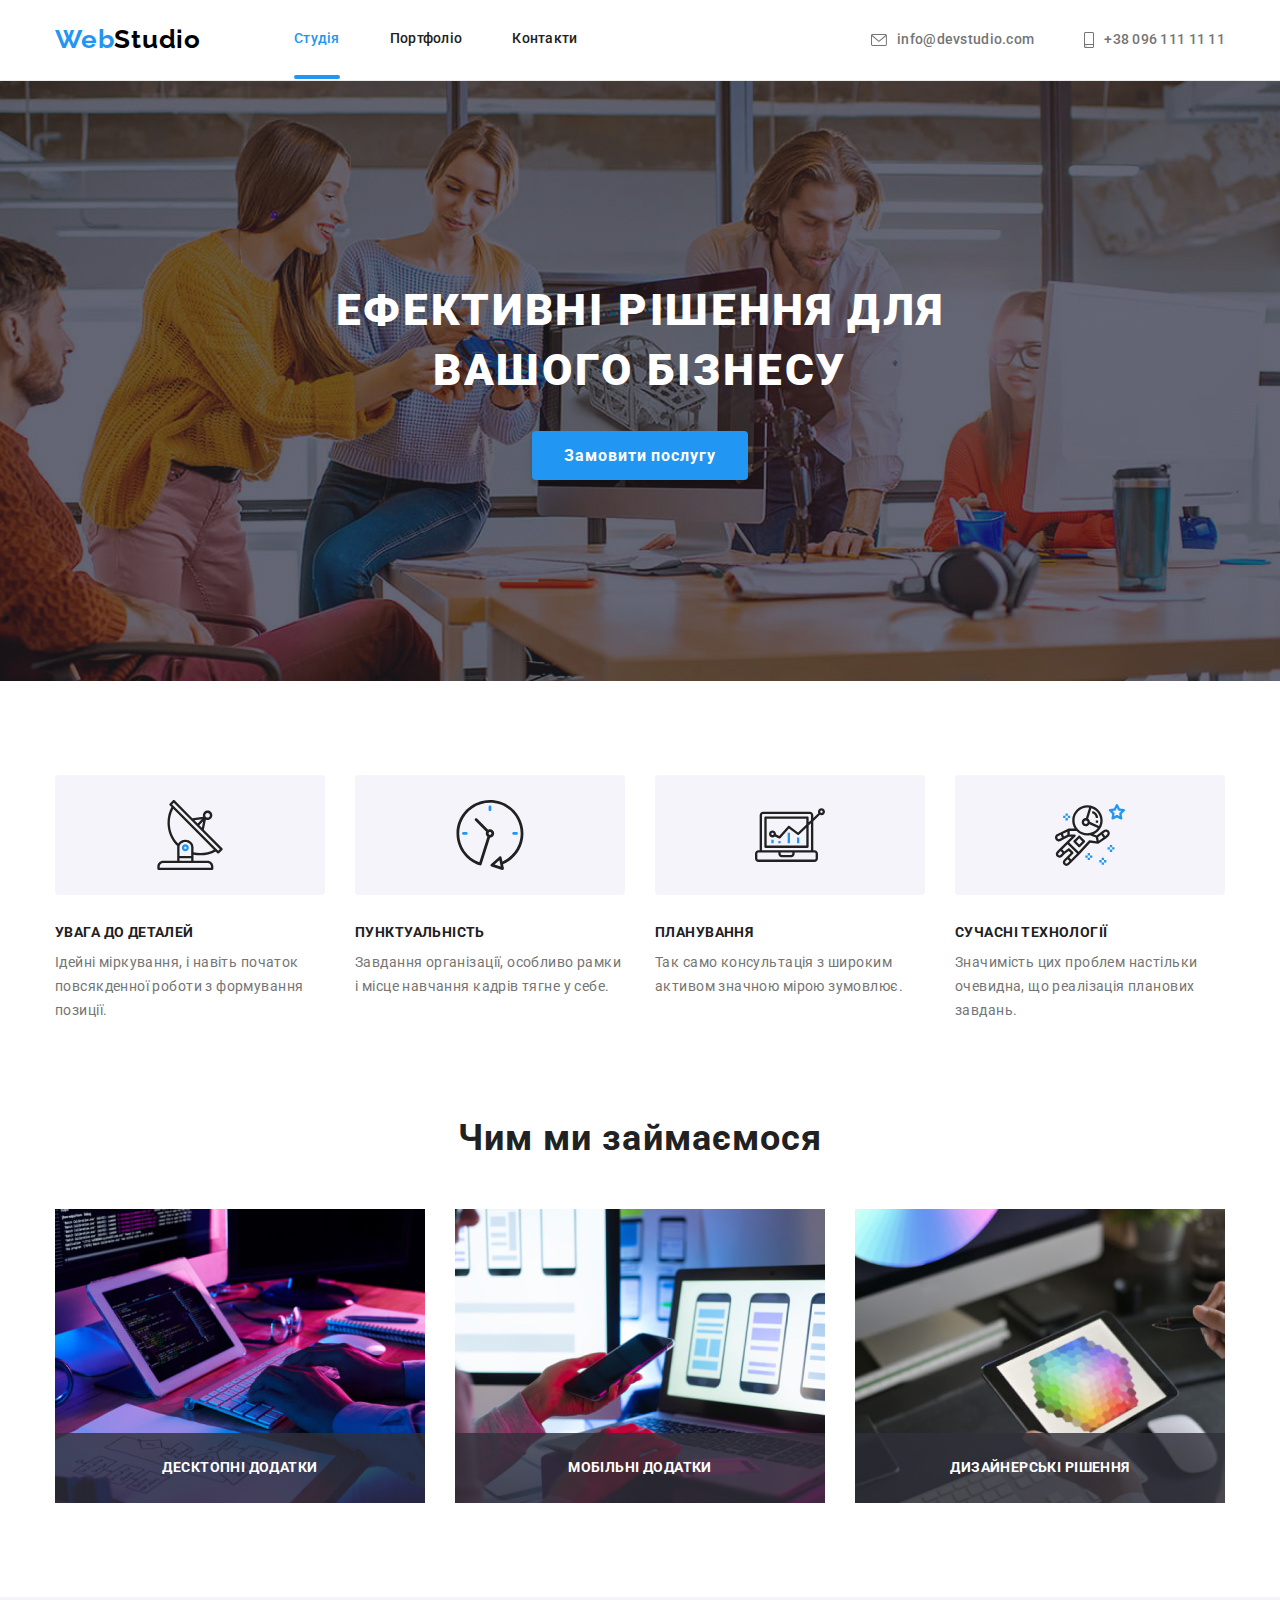
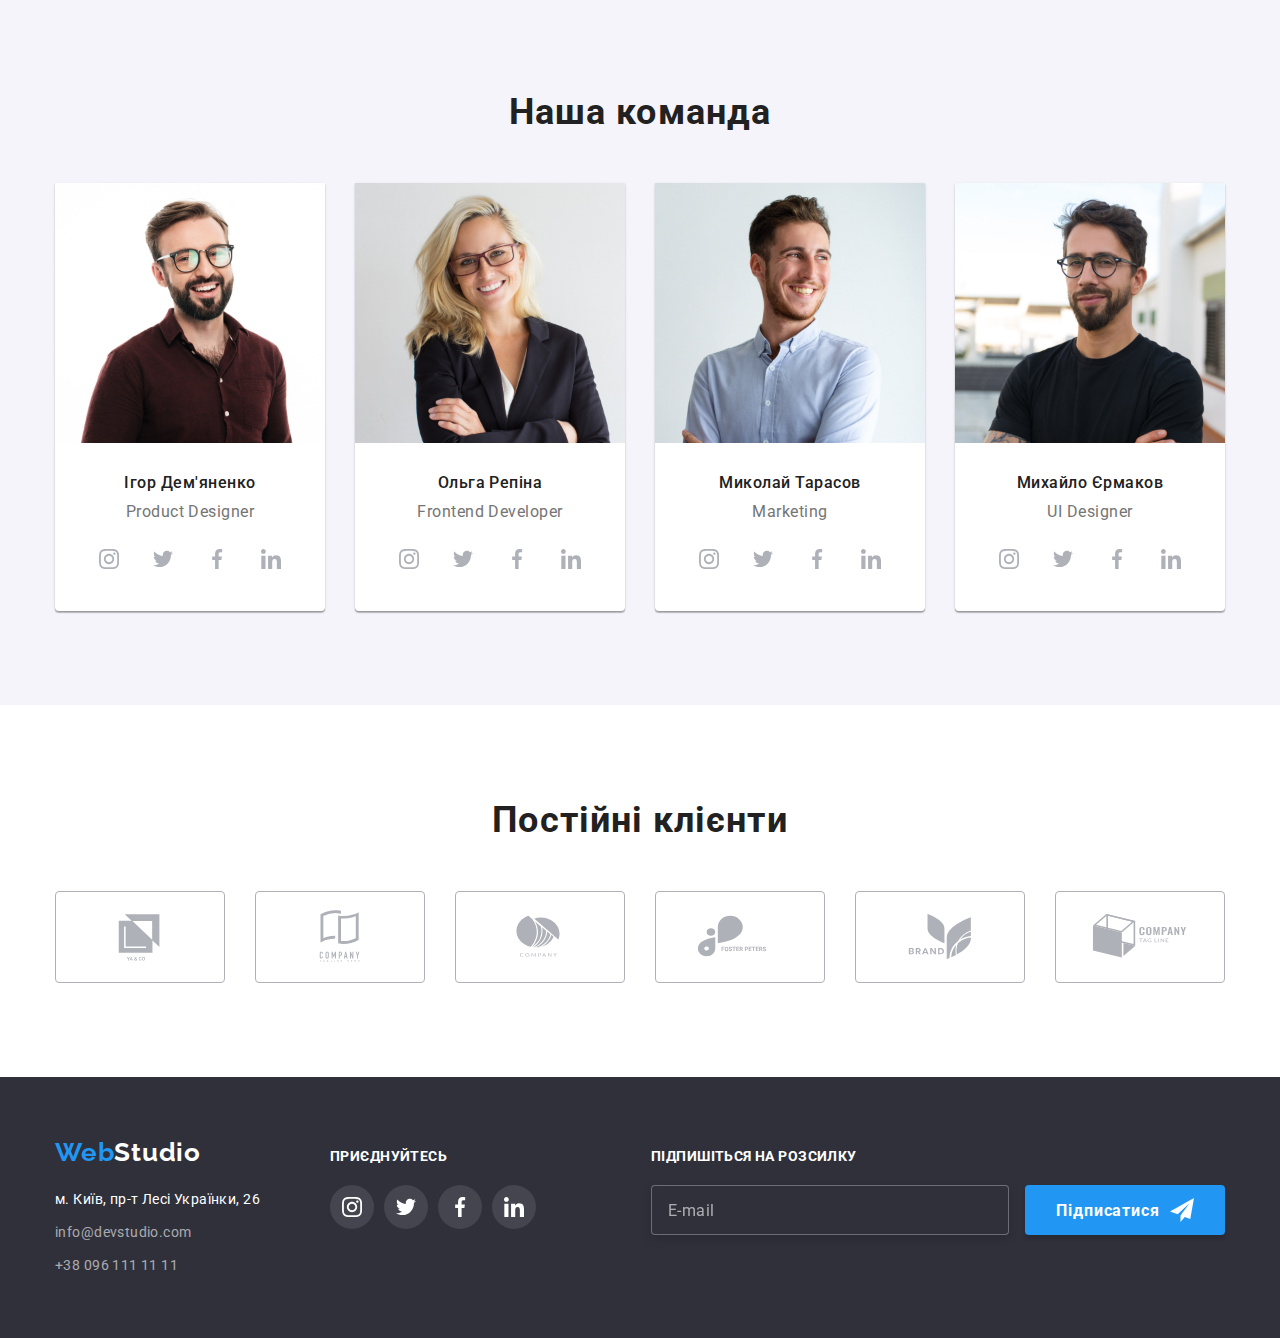
<file: index.html>
<!DOCTYPE html>
<html lang="uk">
  <head>
    <meta charset="UTF-8" />
    <meta http-equiv="X-UA-Compatible" content="IE=edge" />
    <meta name="viewport" content="width=device-width, initial-scale=1.0" />
    <title>Homework6</title>
    <link rel="preconnect" href="https://fonts.googleapis.com" />
    <link rel="preconnect" href="https://fonts.gstatic.com" crossorigin />
    <link
      href="https://fonts.googleapis.com/css2?family=Raleway:wght@700&family=Roboto:wght@400;500;700;900&display=swap"
      rel="stylesheet"
    />
    <link
      rel="stylesheet"
      href="https://cdnjs.cloudflare.com/ajax/libs/modern-normalize/0.6.0/modern-normalize.min.css"
    />
    <link rel="stylesheet" href="./css/styles.css" />
  </head>
  <!-- <script src="./js/modal.js"></script> -->
  <body>
    <!-- Шапка сайта -->
    <header class="header section">
      <div class="container navigation-contacts">
        <nav class="navigation">
          <a class="logo" href="./index.html"
            ><span class="logo-blue">Web</span>Studio</a
          >
          <ul class="navigation-list list">
            <li class="navigation-item">
              <a class="navigation-link current-link" href="index.html"
                >Студія</a
              >
            </li>
            <li class="navigation-item">
              <a class="navigation-link" href="./portfolio.html">Портфоліо</a>
            </li>
            <li class="navigation-item">
              <a class="navigation-link" href="/">Контакти</a>
            </li>
          </ul>
        </nav>
        <ul class="contacts-list list">
          <li class="contacts-item">
            <a class="mail-link link" href="moilto:info@devstudio.com">
              <svg class="svg-mail" width="16" height="12">
                <use href="./images/icons.svg#icon-mail"></use>
              </svg>
              info@devstudio.com</a
            >
          </li>
          <li class="contacts-item">
            <a class="tel-link link" href="tel:+380961111111">
              <svg class="svg-tel" width="10" height="16">
                <use href="./images/icons.svg#icon-smartphone"></use>
              </svg>
              +38 096 111 11 11</a
            >
          </li>
        </ul>
      </div>
    </header>
    <!-- Заголовок -->
    <main>
      <section class="hero section">
        <div class="container">
          <h1 class="hero-title">Ефективні рішення для вашого бізнесу</h1>
          <button data-modal-open type="button" class="title-button">
            Замовити послугу
          </button>
        </div>
      </section>
      <!-- Особенности -->
      <section class="feauters section">
        <div class="container">
          <ul class="feauters-list list">
            <li class="feauters-item">
              <a
                class="link feauters-link"
                href=""
                target="_blank"
                rel="nofollow noopener noreferrer"
              >
                <div class="border-feauters">
                  <svg class="svg-feauters" width="70" height="70">
                    <use href="./images/icons.svg#icon-antenna"></use>
                  </svg>
                </div>
              </a>
              <h2 class="feauters-subtitle">УВАГА ДО ДЕТАЛЕЙ</h2>
              <p class="feauters-desc">
                Ідейні міркування, і навіть початок повсякденної роботи з
                формування позиції.
              </p>
            </li>
            <li class="feauters-item">
              <a
                class="link feauters-link"
                href=""
                target="_blank"
                rel="nofollow noopener noreferrer"
              >
                <div class="border-feauters">
                  <svg class="svg-feauters" width="70" height="70">
                    <use href="./images/icons.svg#icon-clock"></use>
                  </svg>
                </div>
              </a>
              <h2 class="feauters-subtitle">ПУНКТУАЛЬНІСТЬ</h2>
              <p class="feauters-desc">
                Завдання організації, особливо рамки і місце навчання кадрів
                тягне у себе.
              </p>
            </li>
            <li class="feauters-item">
              <a
                class="link feauters-link"
                href=""
                target="_blank"
                rel="nofollow noopener noreferrer"
              >
                <div class="border-feauters">
                  <svg class="svg-feauters" width="70" height="70">
                    <use href="./images/icons.svg#icon-diagram"></use>
                  </svg>
                </div>
              </a>
              <h2 class="feauters-subtitle">ПЛАНУВАННЯ</h2>
              <p class="feauters-desc">
                Так само консультація з широким активом значною мірою зумовлює.
              </p>
            </li>
            <li class="feauters-item">
              <a
                class="link feauters-link"
                href=""
                target="_blank"
                rel="nofollow noopener noreferrer"
              >
                <div class="border-feauters">
                  <svg class="svg-feauters" width="70" height="70">
                    <use href="./images/icons.svg#icon-astronaut"></use>
                  </svg>
                </div>
              </a>
              <h2 class="feauters-subtitle">СУЧАСНІ ТЕХНОЛОГІЇ</h2>
              <p class="feauters-desc">
                Значимість цих проблем настільки очевидна, що реалізація
                планових завдань.
              </p>
            </li>
          </ul>
        </div>
      </section>
      <!-- Чем мы занимаемся -->
      <section class="box section">
        <div class="container">
          <h2 class="title">Чим ми займаємося</h2>
          <ul class="box-list list">
            <li class="box-item">
              <img
                class="box-img"
                src="./images/imgd.jpg"
                alt="Программирование"
                width="370"
              />
              <h3 class="desc-img">Десктопні додатки</h3>
            </li>
            <li class="box-item">
              <img
                class="box-img"
                src="./images/img-2w.jpg"
                alt="Веб-дизайн"
                width="370"
              />
              <h3 class="desc-img">Мобільні додатки</h3>
            </li>
            <li class="box-item">
              <img
                class="box-img"
                src="./images/img-3p.jpg"
                alt="Палитра"
                width="370"
              />
              <h3 class="desc-img">Дизайнерські рішення</h3>
            </li>
          </ul>
        </div>
      </section>
      <!-- Наша команда -->
      <section class="team section">
        <div class="container">
          <h2 class="title">Наша команда</h2>
          <ul class="team-list list">
            <li class="team-item">
              <img
                class="team-img"
                src="./images/img.jpg"
                alt="Игорь Демьяненко"
                width="270"
              />
              <div class="team-wrapper">
                <h3 class="team-subtitle">Ігор Дем'яненко</h3>
                <p class="team-desc">Product Designer</p>
                <ul class="svg-social-list list">
                  <li class="svg-social-item">
                    <a
                      class="link social-link"
                      href=""
                      target="_blank"
                      rel="nofollow noopener noreferrer"
                      aria-label="Инстаграм"
                    >
                      <svg class="svg-social" width="20" height="20">
                        <use
                          class="instagram"
                          href="./images/icons.svg#icon-instagram"
                        ></use>
                      </svg>
                    </a>
                  </li>
                  <li class="svg-social-item">
                    <a
                      class="link social-link"
                      href=""
                      target="_blank"
                      rel="nofollow noopener noreferrer"
                      aria-label="Твиттер"
                    >
                      <svg class="svg-social" width="20" height="20">
                        <use
                          class="twitter"
                          href="./images/icons.svg#icon-twitter"
                        ></use>
                      </svg>
                    </a>
                  </li>
                  <li class="svg-social-item">
                    <a
                      class="link social-link"
                      href=""
                      target="_blank"
                      rel="nofollow noopener noreferrer"
                      aria-label="Фейсбук"
                    >
                      <svg class="svg-social" width="20" height="20">
                        <use
                          class="facebook"
                          href="./images/icons.svg#icon-facebook"
                        ></use>
                      </svg>
                    </a>
                  </li>
                  <li class="svg-social-item">
                    <a
                      class="link social-link"
                      href=""
                      target="_blank"
                      rel="nofollow noopener noreferrer"
                      aria-label="Линкедин"
                    >
                      <svg class="svg-social" width="20" height="20">
                        <use
                          class="linkedin"
                          href="./images/icons.svg#icon-linkedin"
                        ></use>
                      </svg>
                    </a>
                  </li>
                </ul>
              </div>
            </li>
            <li class="team-item">
              <img
                class="team-img"
                src="./images/img-2.jpg"
                alt="Ольга Репина"
                width="270"
              />
              <div class="team-wrapper">
                <h3 class="team-subtitle">Ольга Репіна</h3>
                <p class="team-desc">Frontend Developer</p>
                <ul class="svg-social-list list">
                  <li class="svg-social-item">
                    <a
                      class="link social-link"
                      href=""
                      target="_blank"
                      rel="nofollow noopener noreferrer"
                      aria-label="Инстаграм"
                    >
                      <svg class="svg-social" width="20" height="20">
                        <use
                          class="instagram"
                          href="./images/icons.svg#icon-instagram"
                        ></use>
                      </svg>
                    </a>
                  </li>
                  <li class="svg-social-item">
                    <a
                      class="link social-link"
                      href=""
                      target="_blank"
                      rel="nofollow noopener noreferrer"
                      aria-label="Твиттер"
                    >
                      <svg class="svg-social" width="20" height="20">
                        <use
                          class="twitter"
                          href="./images/icons.svg#icon-twitter"
                        ></use>
                      </svg>
                    </a>
                  </li>
                  <li class="svg-social-item">
                    <a
                      class="link social-link"
                      href=""
                      target="_blank"
                      rel="nofollow noopener noreferrer"
                      aria-label="Фейсбук"
                    >
                      <svg class="svg-social" width="20" height="20">
                        <use
                          class="facebook"
                          href="./images/icons.svg#icon-facebook"
                        ></use>
                      </svg>
                    </a>
                  </li>
                  <li class="svg-social-item">
                    <a
                      class="link social-link"
                      href=""
                      target="_blank"
                      rel="nofollow noopener noreferrer"
                      aria-label="Линкедин"
                    >
                      <svg class="svg-social" width="20" height="20">
                        <use
                          class="linkedin"
                          href="./images/icons.svg#icon-linkedin"
                        ></use>
                      </svg>
                    </a>
                  </li>
                </ul>
              </div>
            </li>
            <li class="team-item">
              <img
                class="team-img"
                src="./images/img-3.jpg"
                alt="Николай Тарасов"
                width="270"
              />
              <div class="team-wrapper">
                <h3 class="team-subtitle">Миколай Тарасов</h3>
                <p class="team-desc">Marketing</p>
                <ul class="svg-social-list list">
                  <li class="svg-social-item">
                    <a
                      class="link social-link"
                      href=""
                      target="_blank"
                      rel="nofollow noopener noreferrer"
                      aria-label="Инстаграм"
                    >
                      <svg class="svg-social" width="20" height="20">
                        <use
                          class="instagram"
                          href="./images/icons.svg#icon-instagram"
                        ></use>
                      </svg>
                    </a>
                  </li>
                  <li class="svg-social-item">
                    <a
                      class="link social-link"
                      href=""
                      target="_blank"
                      rel="nofollow noopener noreferrer"
                      aria-label="Твиттер"
                    >
                      <svg class="svg-social" width="20" height="20">
                        <use
                          class="twitter"
                          href="./images/icons.svg#icon-twitter"
                        ></use>
                      </svg>
                    </a>
                  </li>
                  <li class="svg-social-item">
                    <a
                      class="link social-link"
                      href=""
                      target="_blank"
                      rel="nofollow noopener noreferrer"
                      aria-label="Фейсбук"
                    >
                      <svg class="svg-social" width="20" height="20">
                        <use
                          class="facebook"
                          href="./images/icons.svg#icon-facebook"
                        ></use>
                      </svg>
                    </a>
                  </li>
                  <li class="svg-social-item">
                    <a
                      class="link social-link"
                      href=""
                      target="_blank"
                      rel="nofollow noopener noreferrer"
                      aria-label="Линкедин"
                    >
                      <svg class="svg-social" width="20" height="20">
                        <use
                          class="linkedin"
                          href="./images/icons.svg#icon-linkedin"
                        ></use>
                      </svg>
                    </a>
                  </li>
                </ul>
              </div>
            </li>
            <li class="team-item">
              <img
                class="team-img"
                src="./images/img-4.jpg"
                alt="Михаил Ермаков"
                width="270"
              />
              <div class="team-wrapper">
                <h3 class="team-subtitle">Михайло Єрмаков</h3>
                <p class="team-desc">UI Designer</p>
                <ul class="svg-social-list list">
                  <li class="svg-social-item">
                    <a
                      class="link social-link"
                      href=""
                      target="_blank"
                      rel="nofollow noopener noreferrer"
                      aria-label="Инстаграм"
                    >
                      <svg class="svg-social" width="20" height="20">
                        <use
                          class="instagram"
                          href="./images/icons.svg#icon-instagram"
                        ></use>
                      </svg>
                    </a>
                  </li>
                  <li class="svg-social-item">
                    <a
                      class="link social-link"
                      href=""
                      target="_blank"
                      rel="nofollow noopener noreferrer"
                      aria-label="Твиттер"
                    >
                      <svg class="svg-social" width="20" height="20">
                        <use
                          class="twitter"
                          href="./images/icons.svg#icon-twitter"
                        ></use>
                      </svg>
                    </a>
                  </li>
                  <li class="svg-social-item">
                    <a
                      class="link social-link"
                      href=""
                      target="_blank"
                      rel="nofollow noopener noreferrer"
                      aria-label="Фейсбук"
                    >
                      <svg class="svg-social" width="20" height="20">
                        <use
                          class="facebook"
                          href="./images/icons.svg#icon-facebook"
                        ></use>
                      </svg>
                    </a>
                  </li>
                  <li class="svg-social-item">
                    <a
                      class="link social-link"
                      href=""
                      target="_blank"
                      rel="nofollow noopener noreferrer"
                      aria-label="Линкедин"
                    >
                      <svg class="svg-social" width="20" height="20">
                        <use
                          class="linkedin"
                          href="./images/icons.svg#icon-linkedin"
                        ></use>
                      </svg>
                    </a>
                  </li>
                </ul>
              </div>
            </li>
          </ul>
        </div>
      </section>
      <!-- Постоянные клиенты -->
      <section class="clients section">
        <div class="container">
          <h2 class="title">Постійні клієнти</h2>
          <ul class="clients-list list">
            <li class="clients-item">
              <a
                class="link clients-link"
                href=""
                target="_blank"
                rel="nofollow noopener noreferrer"
                aria-label="YA & CO"
              >
                <svg class="svg-clients" width="106" height="60">
                  <use href="./images/icons.svg#icon-logo1"></use></svg
              ></a>
            </li>
            <li class="clients-item">
              <a
                class="link clients-link"
                href=""
                target="_blank"
                rel="nofollow noopener noreferrer"
                aria-label="Company Tagline Here"
              >
                <svg class="svg-clients" width="106" height="60">
                  <use href="./images/icons.svg#icon-logo2"></use></svg
              ></a>
            </li>
            <li class="clients-item">
              <a
                class="link clients-link"
                href=""
                target="_blank"
                rel="nofollow noopener noreferrer"
                aria-label="Company"
              >
                <svg class="svg-clients" width="106" height="60">
                  <use href="./images/icons.svg#icon-logo3"></use></svg
              ></a>
            </li>
            <li class="clients-item">
              <a
                class="link clients-link"
                href=""
                target="_blank"
                rel="nofollow noopener noreferrer"
                aria-label="Foster Peters"
              >
                <svg class="svg-clients" width="106" height="60">
                  <use href="./images/icons.svg#icon-logo4"></use></svg
              ></a>
            </li>
            <li class="clients-item">
              <a
                class="link clients-link"
                href=""
                target="_blank"
                rel="nofollow noopener noreferrer"
                aria-label="Brand"
              >
                <svg class="svg-clients" width="106" height="60">
                  <use href="./images/icons.svg#icon-logo5"></use></svg
              ></a>
            </li>
            <li class="clients-item">
              <a
                class="link clients-link"
                href=""
                target="_blank"
                rel="nofollow noopener noreferrer"
                aria-label="Company Tagline"
              >
                <svg class="svg-clients" width="106" height="60">
                  <use href="./images/icons.svg#icon-logo6"></use></svg
              ></a>
            </li>
          </ul>
        </div>
      </section>
    </main>
    <!-- Подвал сайта -->
    <footer class="footer section">
      <div class="container footer-container">
        <div class="footer-logo-address">
          <a href="./index.html" class="footer-logo"
            ><span class="logo-blue">Web</span>Studio</a
          >
          <address class="footer-address">
            <ul class="address-list list">
              <li class="address-item">
                <a
                  class="address-link"
                  href="https://goo.gl/maps/X2jcXpadv5ityZMy6"
                  target="_blank"
                  rel="nofollow noopener noreferrer"
                  >м. Київ, пр-т Лесі Українки, 26</a
                >
              </li>
              <li class="address-item">
                <a
                  class="address-link-contacts"
                  href="moilto:info@devstudio.com"
                  >info@devstudio.com</a
                >
              </li>
              <li class="address-item">
                <a class="address-link-contacts" href="tel:+380961111111"
                  >+38 096 111 11 11</a
                >
              </li>
            </ul>
          </address>
        </div>
        <div class="social">
          <h2 class="footer-subtitle">приєднуйтесь</h2>
          <ul class="footer-social-list list">
            <li class="svg-social-item">
              <a
                class="link footer-social-link"
                href=""
                target="_blank"
                rel="nofollow noopener noreferrer"
                aria-label="Инстаграм"
              >
                <svg class="svg-social svg-footer" width="20" height="20">
                  <use
                    class="instagram"
                    href="./images/icons.svg#icon-instagram"
                  ></use>
                </svg>
              </a>
            </li>
            <li class="svg-social-item">
              <a
                class="link footer-social-link"
                href=""
                target="_blank"
                rel="nofollow noopener noreferrer"
                aria-label="Твиттер"
              >
                <svg class="svg-social svg-footer" width="20" height="20">
                  <use
                    class="twitter"
                    href="./images/icons.svg#icon-twitter"
                  ></use>
                </svg>
              </a>
            </li>
            <li class="svg-social-item">
              <a
                class="link footer-social-link"
                href=""
                target="_blank"
                rel="nofollow noopener noreferrer"
                aria-label="Фейсбук"
              >
                <svg class="svg-social svg-footer" width="20" height="20">
                  <use
                    class="facebook"
                    href="./images/icons.svg#icon-facebook"
                  ></use>
                </svg>
              </a>
            </li>
            <li class="svg-social-item">
              <a
                class="link footer-social-link"
                href=""
                target="_blank"
                rel="nofollow noopener noreferrer"
                aria-label="Линкедин"
              >
                <svg class="svg-social svg-footer" width="20" height="20">
                  <use
                    class="linkedin"
                    href="./images/icons.svg#icon-linkedin"
                  ></use>
                </svg>
              </a>
            </li>
          </ul>
        </div>
        <div class="mailing">
          <h2 class="footer-subtitle">Підпишіться на розсилку</h2>
          <form>
            <input
              class="mail-input"
              type="email"
              name="email"
              placeholder="E-mail"
              id="user_email"
            />

            <button class="footer-button" type="submit">
              Підписатися
              <svg class="footer-button-svg" width="24" height="24">
                <use href="./images/icons.svg#icon-send"></use>
              </svg>
            </button>
          </form>
        </div>
      </div>
    </footer>
    <!-- Модальне вікно -->
    <div data-modal class="backdrop is-hidden">
      <div class="modal">
        <button data-modal-close class="modal-button-close">
          <svg class="modal-button-svg" width="11" height="11">
            <use href="./images/icons.svg#icon-close"></use>
          </svg>
        </button>
        <!-- Розмітка модального вікна -->

        <form name="modal-form" autocomplete="off">
          <strong class="modal-title"
            >Залиште свої дані, ми вам передзвонимо</strong
          >

          <label class="modal-form-group" for="user-name"
            ><span class="modal-form-label">Ім'я</span>
            <input
              class="modal-form-input"
              type="text"
              name="name"
              id="user-name"
            />
            <svg class="modal-icon" width="18" height="18">
              <use href="./images/icons.svg#icon-user"></use>
            </svg>
          </label>

          <label class="modal-form-group" for="user-tel"
            ><span class="modal-form-label">Телефон</span>
            <input
              class="modal-form-input"
              type="tel"
              name="tel"
              id="user-tel"
            />
            <svg class="modal-icon" width="18" height="18">
              <use href="./images/icons.svg#icon-tel"></use>
            </svg>
          </label>

          <label class="modal-form-group" for="user-email"
            ><span class="modal-form-label">Пошта</span>

            <input
              class="modal-form-input"
              type="email"
              name="email"
              id="user-email"
            />
            <svg class="modal-icon" width="18" height="18">
              <use href="./images/icons.svg#icon-modal-mail"></use>
            </svg>
          </label>

          <label class="modal-form-message" for="comment"
            ><span class="modal-form-label">Коментар</span>
            <textarea
              class="modal-textarea"
              name="comment"
              rows="5"
              placeholder="Введіть текст"
              id="comment"
            ></textarea>
          </label>

          <label class="checkbox" for="policy">
            <input
              class="checkbox-terms"
              type="checkbox"
              name="policy"
              id="policy"
            />
            <svg class="checkbox-icon" width="16" height="15">
              <use href="./images/icons.svg#icon-check"></use>
            </svg>
            <span class="input-terms">
              Погоджуюся з розсилкою та приймаю
              <a class="terms-link" href="/">Умови договору</a></span
            >
          </label>

          <button class="modal-button" type="submit">Відправити</button>
        </form>
      </div>
    </div>
    <script src="./js/modal.js"></script>
  </body>
</html>
</file>
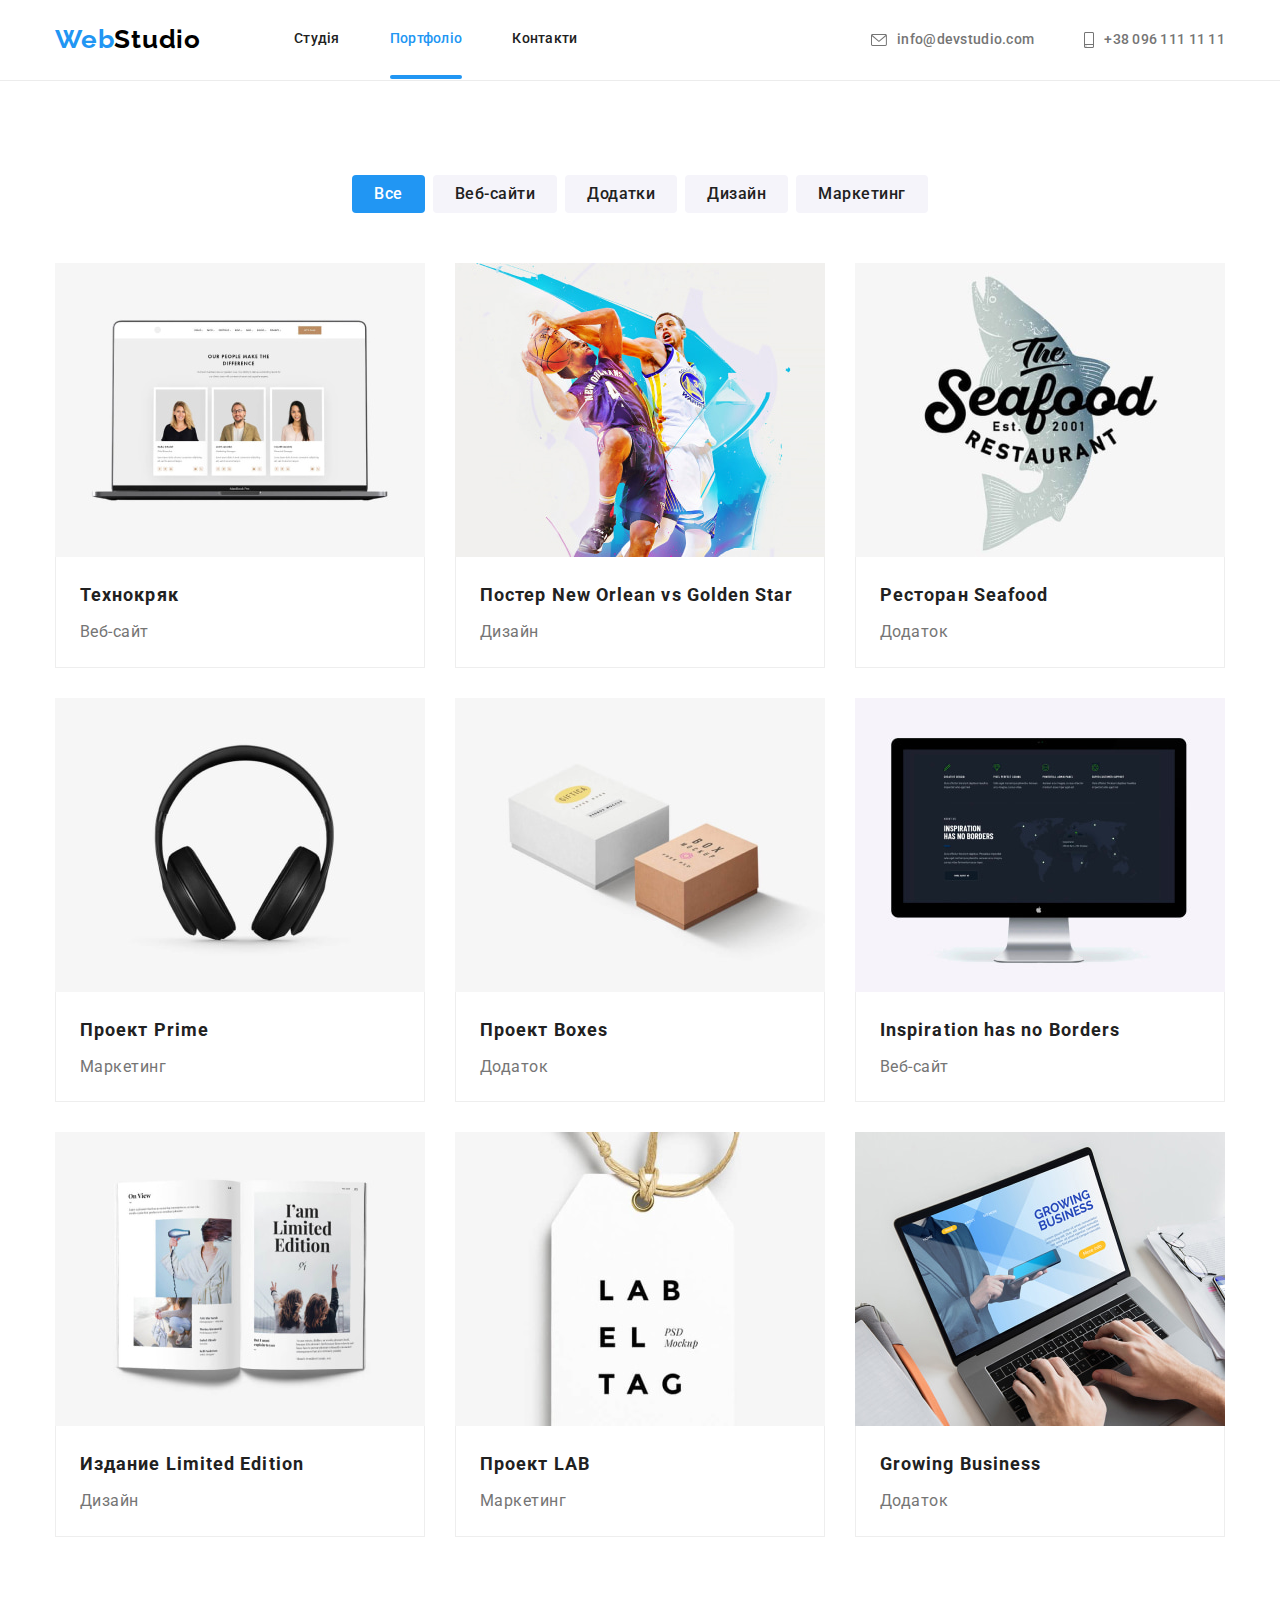
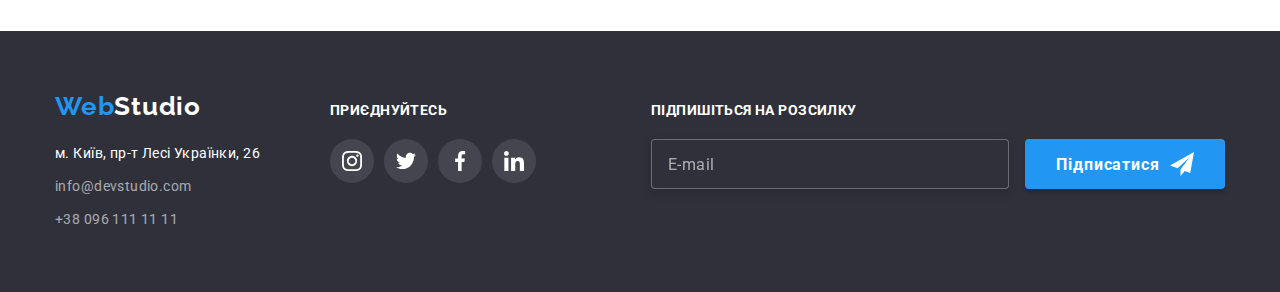
<file: portfolio.html>
<!DOCTYPE html>
<html lang="uk">
  <head>
    <meta charset="UTF-8" />
    <meta http-equiv="X-UA-Compatible" content="IE=edge" />
    <meta name="viewport" content="width=device-width, initial-scale=1.0" />
    <title>Homework6</title>
    <link rel="preconnect" href="https://fonts.googleapis.com" />
    <link rel="preconnect" href="https://fonts.gstatic.com" crossorigin />
    <link
      href="https://fonts.googleapis.com/css2?family=Raleway:wght@700&family=Roboto:wght@400;500;700;900&display=swap"
      rel="stylesheet"
    />
    <link
      rel="stylesheet"
      href="https://cdnjs.cloudflare.com/ajax/libs/modern-normalize/0.6.0/modern-normalize.min.css"
    />
    <link rel="stylesheet" href="./css/styles.css" />
  </head>
  <!-- <script src="./js/modal.js"></script> -->
  <body>
    <!-- Шапка сайта -->
    <header class="header section">
      <div class="container navigation-contacts">
        <nav class="navigation">
          <a class="logo" href="./index.html"
            ><span class="logo-blue">Web</span>Studio</a
          >
          <ul class="navigation-list list">
            <li class="navigation-item">
              <a class="navigation-link" href="index.html">Студія</a>
            </li>
            <li class="navigation-item">
              <a class="navigation-link current-link" href="./portfolio.html"
                >Портфоліо</a
              >
            </li>
            <li class="navigation-item">
              <a class="navigation-link" href="/">Контакти</a>
            </li>
          </ul>
        </nav>
        <ul class="contacts-list list">
          <li class="contacts-item">
            <a class="mail-link link" href="moilto:info@devstudio.com">
              <svg class="svg-mail" width="16" height="12">
                <use href="./images/icons.svg#icon-mail"></use>
              </svg>
              info@devstudio.com</a
            >
          </li>
          <li class="contacts-item">
            <a class="tel-link link" href="tel:+380961111111">
              <svg class="svg-tel" width="10" height="16">
                <use href="./images/icons.svg#icon-smartphone"></use>
              </svg>
              +38 096 111 11 11</a
            >
          </li>
        </ul>
      </div>
    </header>
    <!-- Портфолио -->
    <main>
      <section class="portfolio section">
        <div class="container">
          <h1 hidden>Портфолио</h1>
          <ul class="menu-list list">
            <li class="menu-item">
              <button type="button" class="menu-button active-btn">Все</button>
            </li>
            <li class="menu-item">
              <button type="button" class="menu-button">Веб-сайти</button>
            </li>
            <li class="menu-item">
              <button type="button" class="menu-button">Додатки</button>
            </li>
            <li class="menu-item">
              <button type="button" class="menu-button">Дизайн</button>
            </li>
            <li class="menu-item">
              <button type="button" class="menu-button">Маркетинг</button>
            </li>
          </ul>
          <ul class="portfolio-list list">
            <li class="portfolio-item">
              <a class="portfolio-link" href="">
                <div class="overlay">
                  <img
                    class="portfolio-img"
                    src="./images/portfolio/laptop.jpg"
                    alt="Ноутбук"
                    width="370"
                  />
                  <div class="box-overlay">
                    <p class="desc-overlay">
                      Ресурс пропонує комплексні пропозиції з різним рівнем
                      функціоналу та сервісів. Все це дозволить відвідувачу
                      отримати вичерпні відомості про компанію чи приватну
                      особу.
                    </p>
                  </div>
                </div>
                <div class="container-text">
                  <h2 class="portfolio-subtitle">Технокряк</h2>
                  <p class="portfolio-desc">Веб-сайт</p>
                </div>
              </a>
            </li>
            <li class="portfolio-item">
              <a class="portfolio-link" href="">
                <div class="overlay">
                  <img
                    class="portfolio-img"
                    src="./images/portfolio/basket.jpg"
                    alt="Баскетбол"
                    width="370"
                  />
                  <div class="box-overlay">
                    <p class="desc-overlay">
                      Ресурс пропонує комплексні пропозиції з різним рівнем
                      функціоналу та сервісів. Все це дозволить відвідувачу
                      отримати вичерпні відомості про компанію чи приватну
                      особу.
                    </p>
                  </div>
                </div>
                <div class="container-text">
                  <h2 class="portfolio-subtitle">
                    Постер New Orlean vs Golden Star
                  </h2>
                  <p class="portfolio-desc">Дизайн</p>
                </div>
              </a>
            </li>
            <li class="portfolio-item">
              <a class="portfolio-link" href="">
                <div class="overlay">
                  <img
                    class="portfolio-img"
                    src="./images/portfolio/seafood.jpg"
                    alt="Логотип ресторана"
                    width="370"
                  />
                  <div class="box-overlay">
                    <p class="desc-overlay">
                      Ресурс пропонує комплексні пропозиції з різним рівнем
                      функціоналу та сервісів. Все це дозволить відвідувачу
                      отримати вичерпні відомості про компанію чи приватну
                      особу.
                    </p>
                  </div>
                </div>
                <div class="container-text">
                  <h2 class="portfolio-subtitle">Ресторан Seafood</h2>
                  <p class="portfolio-desc">Додаток</p>
                </div>
              </a>
            </li>
            <li class="portfolio-item">
              <a class="portfolio-link" href="">
                <div class="overlay">
                  <img
                    class="portfolio-img"
                    src="./images/portfolio/headphones.jpg"
                    alt="Наушники"
                    width="370"
                  />
                  <div class="box-overlay">
                    <p class="desc-overlay">
                      Ресурс пропонує комплексні пропозиції з різним рівнем
                      функціоналу та сервісів. Все це дозволить відвідувачу
                      отримати вичерпні відомості про компанію чи приватну
                      особу.
                    </p>
                  </div>
                </div>
                <div class="container-text">
                  <h2 class="portfolio-subtitle">Проект Prime</h2>
                  <p class="portfolio-desc">Маркетинг</p>
                </div>
              </a>
            </li>
            <li class="portfolio-item">
              <a class="portfolio-link" href="">
                <div class="overlay">
                  <img
                    class="portfolio-img"
                    src="./images/portfolio/box.jpg"
                    alt="Боксы"
                    width="370"
                  />
                  <div class="box-overlay">
                    <p class="desc-overlay">
                      Ресурс пропонує комплексні пропозиції з різним рівнем
                      функціоналу та сервісів. Все це дозволить відвідувачу
                      отримати вичерпні відомості про компанію чи приватну
                      особу.
                    </p>
                  </div>
                </div>
                <div class="container-text">
                  <h2 class="portfolio-subtitle">Проект Boxes</h2>
                  <p class="portfolio-desc">Додаток</p>
                </div>
              </a>
            </li>
            <li class="portfolio-item">
              <a class="portfolio-link" href="">
                <div class="overlay">
                  <img
                    class="portfolio-img"
                    src="./images/portfolio/monitor.jpg"
                    alt="Монитор"
                    width="370"
                  />
                  <div class="box-overlay">
                    <p class="desc-overlay">
                      Ресурс пропонує комплексні пропозиції з різним рівнем
                      функціоналу та сервісів. Все це дозволить відвідувачу
                      отримати вичерпні відомості про компанію чи приватну
                      особу.
                    </p>
                  </div>
                </div>
                <div class="container-text">
                  <h2 class="portfolio-subtitle">Inspiration has no Borders</h2>
                  <p class="portfolio-desc">Веб-сайт</p>
                </div>
              </a>
            </li>
            <li class="portfolio-item">
              <a class="portfolio-link" href="">
                <div class="overlay">
                  <img
                    class="portfolio-img"
                    src="./images/portfolio/magazine.jpg"
                    alt="Страницы журнала"
                    width="370"
                  />
                  <div class="box-overlay">
                    <p class="desc-overlay">
                      Ресурс пропонує комплексні пропозиції з різним рівнем
                      функціоналу та сервісів. Все це дозволить відвідувачу
                      отримати вичерпні відомості про компанію чи приватну
                      особу.
                    </p>
                  </div>
                </div>
                <div class="container-text">
                  <h2 class="portfolio-subtitle">Издание Limited Edition</h2>
                  <p class="portfolio-desc">Дизайн</p>
                </div>
              </a>
            </li>
            <li class="portfolio-item">
              <a class="portfolio-link" href="">
                <div class="overlay">
                  <img
                    class="portfolio-img"
                    src="./images/portfolio/tag.jpg"
                    alt="Бирка"
                    width="370"
                  />
                  <div class="box-overlay">
                    <p class="desc-overlay">
                      Ресурс пропонує комплексні пропозиції з різним рівнем
                      функціоналу та сервісів. Все це дозволить відвідувачу
                      отримати вичерпні відомості про компанію чи приватну
                      особу.
                    </p>
                  </div>
                </div>
                <div class="container-text">
                  <h2 class="portfolio-subtitle">Проект LAB</h2>
                  <p class="portfolio-desc">Маркетинг</p>
                </div>
              </a>
            </li>
            <li class="portfolio-item">
              <a class="portfolio-link" href="">
                <div class="overlay">
                  <img
                    class="portfolio-img"
                    src="./images/portfolio/work.jpg"
                    alt="Работа за ноутбуком"
                    width="370"
                  />
                  <div class="box-overlay">
                    <p class="desc-overlay">
                      Ресурс пропонує комплексні пропозиції з різним рівнем
                      функціоналу та сервісів. Все це дозволить відвідувачу
                      отримати вичерпні відомості про компанію чи приватну
                      особу.
                    </p>
                  </div>
                </div>
                <div class="container-text">
                  <h2 class="portfolio-subtitle">Growing Business</h2>
                  <p class="portfolio-desc">Додаток</p>
                </div>
              </a>
            </li>
          </ul>
        </div>
      </section>
    </main>
    <!-- Подвал -->
    <footer class="footer section">
      <div class="container footer-container">
        <div class="footer-logo-address">
          <a href="./index.html" class="footer-logo"
            ><span class="logo-blue">Web</span>Studio</a
          >
          <address class="footer-address">
            <ul class="address-list list">
              <li class="address-item">
                <a
                  class="address-link"
                  href="https://goo.gl/maps/X2jcXpadv5ityZMy6"
                  target="_blank"
                  rel="nofollow noopener noreferrer"
                  >м. Київ, пр-т Лесі Українки, 26</a
                >
              </li>
              <li class="address-item">
                <a
                  class="address-link-contacts"
                  href="moilto:info@devstudio.com"
                  >info@devstudio.com</a
                >
              </li>
              <li class="address-item">
                <a class="address-link-contacts" href="tel:+380961111111"
                  >+38 096 111 11 11</a
                >
              </li>
            </ul>
          </address>
        </div>
        <div class="social">
          <h2 class="footer-subtitle">приєднуйтесь</h2>
          <ul class="footer-social-list list">
            <li class="svg-social-item">
              <a
                class="link footer-social-link"
                href=""
                target="_blank"
                rel="nofollow noopener noreferrer"
                aria-label="Инстаграм"
              >
                <svg class="svg-social svg-footer" width="20" height="20">
                  <use
                    class="instagram"
                    href="./images/icons.svg#icon-instagram"
                  ></use>
                </svg>
              </a>
            </li>
            <li class="svg-social-item">
              <a
                class="link footer-social-link"
                href=""
                target="_blank"
                rel="nofollow noopener noreferrer"
                aria-label="Твиттер"
              >
                <svg class="svg-social svg-footer" width="20" height="20">
                  <use
                    class="twitter"
                    href="./images/icons.svg#icon-twitter"
                  ></use>
                </svg>
              </a>
            </li>
            <li class="svg-social-item">
              <a
                class="link footer-social-link"
                href=""
                target="_blank"
                rel="nofollow noopener noreferrer"
                aria-label="Фейсбук"
              >
                <svg class="svg-social svg-footer" width="20" height="20">
                  <use
                    class="facebook"
                    href="./images/icons.svg#icon-facebook"
                  ></use>
                </svg>
              </a>
            </li>
            <li class="svg-social-item">
              <a
                class="link footer-social-link"
                href=""
                target="_blank"
                rel="nofollow noopener noreferrer"
                aria-label="Линкедин"
              >
                <svg class="svg-social svg-footer" width="20" height="20">
                  <use
                    class="linkedin"
                    href="./images/icons.svg#icon-linkedin"
                  ></use>
                </svg>
              </a>
            </li>
          </ul>
        </div>
        <div class="mailing">
          <h2 class="footer-subtitle">Підпишіться на розсилку</h2>
          <form>
            <input
              class="mail-input"
              type="email"
              name="email"
              placeholder="E-mail"
              id="user_email"
            />

            <button class="footer-button" type="submit">
              Підписатися<svg class="footer-button-svg" width="24" height="24">
                <use href="./images/icons.svg#icon-send"></use>
              </svg>
            </button>
          </form>
        </div>
      </div>
    </footer>
  </body>
</html>
</file>
<file: css/styles.css>
:root {
  --font-main: "Roboto", sans-serif;
  --main-text-color: #212121;
  --secondary-text-color: #757575;
  --acent-color: #2196f3;
  --white-color: #ffffff;
  --items: 3;
  --ident: 30px;
  --svg-color: #afb1b8;
  --duration: 250ms;
  --cubic: cubic-bezier(0.4, 0, 0.2, 1);
}

/* Цвет заголовка hero-title #FFFFFF */
/* цвет основного текста title, subtitle #212121 */
/* цвет вторичного desc текста #757575 */
/* акцент #2196F3 */
/* цвет фона #FFFFFF */
/* вторичный цвет фона темный #2F303A */
/* вторичный цвет фона светлый #F5F4FA */
/* цвет логотипа #2196F3 #000000 */
/* шрифт логотипа ralivay */
/* шрифт текста roboto */
/* футер контакты color: rgba(255, 255, 255, 0.6); */
/* Час - 250ms,
функція розподілу часу - cubic-bezier(0.4, 0, 0.2, 1). */
/* transition-duration: <час>transition-timing-function: <функція розподілу часу> */

body {
  color: #757575;
  font-family: "Roboto", sans-serif;
}

h1,
h2,
h3,
p {
  margin: 0;
}

.section {
  padding-top: 94px;
  padding-bottom: 94px;
}

.list {
  list-style: none;
  margin: 0;
  padding: 0;
}

/* Шапка сайта */

.container {
  width: 1200px;
  padding-left: 15px;
  padding-right: 15px;
  margin-left: auto;
  margin-right: auto;
}

.header {
  border-bottom: 1px solid #ececec;
  padding: 0;
}

.navigation-contacts {
  display: flex;
  align-items: center;
}

.logo {
  color: #000;
  font-family: "Raleway";
  font-weight: 700;
  font-size: 26px;
  line-height: 1.19;
  text-decoration: none;
  letter-spacing: 0.03em;

  margin-right: 93px;
  margin-top: 24px;
  margin-bottom: 25px;
}

.logo-blue {
  color: var(--acent-color);
}

.navigation {
  display: flex;
}

.navigation-list {
  display: flex;
  align-items: center;
  gap: 50px;
}

.navigation-link {
  color: var(--main-text-color);
  font-weight: 500;
  font-size: 14px;
  line-height: 1.14;
  text-decoration: none;
  letter-spacing: 0.02em;

  transition: color var(--duration) var(--cubic);
}

.navigation-link:hover {
  color: var(--acent-color);
}

.contacts-list a {
  color: var(--secondary-text-color);
  text-decoration: none;
  font-weight: 500;
  font-size: 14px;
  line-height: 1.14;
  letter-spacing: 0.02em;
  align-items: center;
  display: flex;

  transition: color var(--duration) var(--cubic);
}

.contacts-list a:hover,
.contacts-list a:focus {
  color: var(--acent-color);
}

.navigation-link::after {
  content: "";
  position: relative;
  top: 28px;
  left: 0;
  display: block;
  width: 100%;
  height: 4px;
  background-color: var(--acent-color);
  border-radius: 2px;

  opacity: 0;

  transition: var(--duration) var(--cubic);
}

.navigation-link:hover::after {
  opacity: 1;
}

.current-link::after {
  opacity: 1;
}

.contacts-list {
  display: flex;
  margin-left: auto;
  gap: 50px;
}

.svg-mail {
  fill: currentColor;
  margin-right: 10px;
}

.svg-tel {
  fill: currentColor;
  margin-right: 10px;
}

/* Заголовок */

.hero {
  background-color: #2f303a;
  background-image: linear-gradient(
      to right,
      rgba(47, 48, 58, 0.4),
      rgba(47, 48, 58, 0.4)
    ),
    url(../images/hero/Hero.jpg);

  background-size: cover;
  background-repeat: no-repeat;
  background-position: center;

  max-width: 1600px;
  height: 600px;
  padding: 200px 0;
  margin-left: auto;
  margin-right: auto;
}

.hero-title {
  color: var(--white-color);
  font-weight: 900;
  font-size: 44px;
  line-height: 1.36;
  text-align: center;
  letter-spacing: 0.06em;
  text-transform: uppercase;

  width: 696px;
  margin: 0 auto;
  margin-bottom: var(--ident);
}

.title-button {
  font-family: inherit;
  background-color: var(--acent-color);
  color: var(--white-color);
  font-weight: 700;
  font-size: 16px;
  line-height: 1.86;
  cursor: pointer;
  box-shadow: 0px 4px 4px rgba(0, 0, 0, 0.15);
  border-radius: 4px;
  display: block;
  letter-spacing: 0.06em;
  border: none;

  padding: 10px 32px;
  min-width: 200px;
  margin: 0 auto;
  transition: background-color var(--duration) var(--cubic);
}

.title-button:hover,
.title-button:focus {
  background-color: #188ce8;
}

/* Особеннсти */

.feauters {
  padding-bottom: 0;
}

.feauters-subtitle {
  font-weight: 700;
  font-size: 14px;
  line-height: 1.14;
  letter-spacing: 0.03em;
  text-transform: uppercase;
  color: var(--main-text-color);

  margin-bottom: 10px;
}

.feauters-desc {
  font-weight: 400;
  font-size: 14px;
  line-height: 1.71;
  letter-spacing: 0.03em;
  color: var(--secondary-text-color);
  width: 270px;
}

.feauters-list {
  display: flex;
  padding: 0;
  gap: var(--ident);
}

.svg-feauters {
  fill: currentColor;
}

.border-feauters {
  width: 270px;
  height: 120px;
  background: #f5f4fa;
  border-radius: 4px;
  margin-bottom: var(--ident);
  display: flex;
  align-items: center;
  justify-content: center;
}

/* Чем мы занимаемся */

.title {
  color: var(--main-text-color);
  font-weight: 700;
  font-size: 36px;
  line-height: 1.17;
  text-align: center;
  letter-spacing: 0.03em;

  margin-bottom: 50px;
}

.box-list {
  display: flex;
  gap: var(--ident);
}
.box-item {
  position: relative;
  width: 370px;
}

.desc-img {
  font-weight: 700;
  font-size: 14px;
  line-height: 1.14;
  text-align: center;
  letter-spacing: 0.03em;
  text-transform: uppercase;

  color: var(--white-color);

  padding-top: 27px;
  padding-bottom: 27px;
  width: 100%;

  bottom: 0;
  left: 0;

  background-color: rgba(47, 48, 58, 0.8);

  position: absolute;
}

/* Наша команда */
.team-subtitle {
  font-weight: 500;
  font-size: 16px;
  line-height: 1.19;
  text-align: center;
  letter-spacing: 0.03em;
  color: var(--main-text-color);

  margin-bottom: 10px;
}

.team-desc {
  font-weight: 400;
  font-size: 16px;
  line-height: 1.19;
  text-align: center;
  letter-spacing: 0.03em;
  color: var(--secondary-text-color);
}

.team-wrapper {
  padding: 30px 0;
}

.team {
  background-color: #f5f4fa;
}

.team-list {
  display: flex;
  padding-left: 0;
}

.team-item {
  margin-right: var(--ident);

  background: var(--white-color);
  box-shadow: 0px 1px 3px rgba(0, 0, 0, 0.12), 0px 1px 1px rgba(0, 0, 0, 0.14),
    0px 2px 1px rgba(0, 0, 0, 0.2);
  border-radius: 0px 0px 4px 4px;
}

.team-item:last-child {
  margin-right: 0;
}

.svg-social-list {
  display: flex;
  justify-content: center;
  margin-top: 16px;
  gap: 10px;
}

.svg-social {
  fill: currentColor;
}

.social-link {
  width: 44px;
  height: 44px;
  color: var(--svg-color);
  background-color: var(--white-color);
  border-radius: 50%;
  display: flex;
  align-items: center;
  justify-content: center;

  transition: color var(--duration) var(--cubic),
    background-color var(--duration) var(--cubic);
}

.social-link:hover,
.social-link:focus {
  color: var(--white-color);
  background-color: var(--acent-color);
}

/* Постоянные клиенты */

.clients-list {
  display: flex;
  gap: var(--ident);
}

.svg-clients {
  fill: currentColor;
}

.clients-link {
  box-sizing: border-box;

  width: 170px;
  height: 92px;

  color: var(--svg-color);
  display: flex;
  align-items: center;
  justify-content: center;

  border: 1px solid var(--svg-color);
  border-radius: 4px;

  transition: color var(--duration) var(--cubic),
    border-color var(--duration) var(--cubic);
}

.clients-link:hover,
.clients-link:focus {
  color: var(--acent-color);
  border-color: var(--acent-color);
}

/* Подвал сайта */

.footer {
  background-color: #2f303a;
  padding: 60px 0;
  display: flex;
}

.footer-container {
  display: flex;
  align-items: baseline;
}

.footer-logo-address {
  margin-right: 70px;
}

.container-footer-logo {
  margin-top: 0;
  margin-bottom: 20px;
  margin-left: 0;
  padding-top: 60px;
}

.footer-logo {
  color: var(--white-color);
  font-family: "Raleway";
  font-weight: 700;
  font-size: 26px;
  line-height: 1.19;
  text-decoration: none;
  letter-spacing: 0.03em;
}

.footer-address {
  margin-top: 20px;
}

.address-item {
  margin-bottom: 9px;
}

.address-item:last-child {
  margin-bottom: 0;
}

.address-link {
  color: var(--white-color);
  text-decoration: none;
  font-style: normal;
  font-weight: 400;
  font-size: 14px;
  line-height: 1.71;
  letter-spacing: 0.03em;
}

.address-link-contacts {
  color: rgba(255, 255, 255, 0.6);
  text-decoration: none;
  font-style: normal;
  font-weight: 400;
  font-size: 14px;
  line-height: 1.71;
  letter-spacing: 0.03em;

  transition: color var(--duration) var(--cubic);
}

.address-link-contacts:hover,
.address-link-contacts:focus {
  color: var(--acent-color);
}

.current-link {
  color: var(--acent-color);
}

.footer-subtitle {
  font-weight: 700;
  font-size: 14px;
  line-height: 1.14;
  letter-spacing: 0.03em;
  text-transform: uppercase;

  color: var(--white-color);

  margin-top: 0;
  margin-bottom: 20px;
}

.social {
  margin-right: auto;
}

.footer-social-list {
  display: flex;
  justify-content: center;
  gap: 10px;
}

.footer-social-link {
  width: 44px;
  height: 44px;
  color: var(--white-color);
  background: rgba(255, 255, 255, 0.1);
  border-radius: 50%;
  display: flex;
  align-items: center;
  justify-content: center;
  cursor: pointer;

  transition: background-color var(--duration) var(--cubic);
}

.svg-footer {
  fill: currentColor;
}

.footer-social-link:hover,
.footer-social-link:focus {
  background-color: var(--acent-color);
}

.mail-input {
  box-sizing: border-box;

  width: 358px;
  height: 50px;

  border: 1px solid rgba(255, 255, 255, 0.3);
  filter: drop-shadow(0px 4px 4px rgba(0, 0, 0, 0.15));
  border-radius: 4px;

  background-color: #2f303a;

  padding: 15px 16px;

  outline: none;
}

.mail-input::placeholder {
  font-weight: 400;
  font-size: 16px;
  line-height: 1.25;

  display: flex;
  align-items: center;
  letter-spacing: 0.03em;

  color: rgba(255, 255, 255, 0.6);
}

.footer-button {
  font-family: inherit;
  background-color: var(--acent-color);
  color: var(--white-color);
  font-weight: 700;
  font-size: 16px;
  line-height: 1.86;
  cursor: pointer;
  box-shadow: 0px 4px 4px rgba(0, 0, 0, 0.15);
  border-radius: 4px;

  letter-spacing: 0.06em;
  border: none;

  width: 200px;
  height: 50px;

  margin-left: 12px;

  position: relative;

  display: inline-flex;
  align-items: center;
  justify-content: center;
}

.footer-button-svg {
  fill: currentColor;
  position: relative;
  margin-left: 10px;
}

/* Модальне вікно */

.backdrop {
  position: fixed;
  top: 0;
  left: 0;
  z-index: 100;

  display: flex;
  align-items: center;
  justify-content: center;

  width: 100%;
  height: 100%;
  background-color: rgba(0, 0, 0, 0.2);

  transition: opacity var(--duration) var(--cubic),
    visibility var(--duration) var(--cubic);
}

.backdrop.is-hidden {
  opacity: 0;
  visibility: hidden;
  pointer-events: none;
}

.modal {
  position: absolute;

  top: 50%;
  left: 50%;

  transform: translate(-50%, -50%) scale(1);
  width: 528px;

  background: #ffffff;
  box-shadow: 0px 1px 3px rgba(0, 0, 0, 0.12), 0px 1px 1px rgba(0, 0, 0, 0.14),
    0px 2px 1px rgba(0, 0, 0, 0.2);
  border-radius: 4px;

  opacity: 1;

  transition: transform var(--duration) var(--cubic),
    opacity var(--duration) var(--cubic);

  padding: 40px;
}

.backdrop.is-hidden .modal {
  opacity: 0;
  transform: translate(-50%, -50%) scale(0.5);
}

.modal-button-close {
  position: absolute;

  top: 0;
  right: 0;
  margin-top: 8px;
  margin-right: 8px;
  padding: 0;

  display: flex;
  align-items: center;
  justify-content: center;

  border-radius: 50%;
  box-sizing: border-box;

  width: 30px;
  height: 30px;
  right: 4px;
  top: 3px;

  background-color: var(--white-color);
  border: 1px solid rgba(0, 0, 0, 0.1);

  cursor: pointer;

  transition: color var(--duration) var(--cubic);
}

.modal-button-svg {
  fill: currentColor;
}

.modal-button-close:hover,
.modal-button-close:focus {
  color: var(--acent-color);
}

.modal-form {
  display: flex;
  flex-direction: column;
}

.modal-form-group {
  position: relative;
  display: block;
  margin-bottom: 10px;
}

.modal-form-message {
  display: block;
  margin-bottom: 20px;
}

.modal-form-label {
  display: block;
  margin-bottom: 4px;

  font-weight: 400;
  font-size: 12px;
  line-height: 1.17;

  letter-spacing: 0.01em;

  color: var(--secondary-text-color);
}

.modal-form-input {
  box-sizing: border-box;

  width: 448px;
  height: 40px;

  border: 1px solid rgba(33, 33, 33, 0.2);
  border-radius: 4px;

  padding: 12px 42px;

  transition: border-color var(--duration) var(--cubic);

  outline: none;
}

.modal-icon {
  position: absolute;
  left: 12px;
  bottom: 11px;

  display: block;

  fill: var(--main-text-color);

  transition: fill var(--duration) var(--cubic);
}

.modal-form-input:hover ~ .modal-icon,
.modal-form-input:focus ~ .modal-icon {
  fill: var(--acent-color);
}

.modal-form-input:hover,
.modal-form-input:focus {
  border-color: var(--acent-color);
}

.modal-title {
  display: block;

  font-weight: 700;
  font-size: 20px;
  line-height: 23px;
  text-align: center;
  letter-spacing: 0.03em;

  color: var(--main-text-color);

  margin-bottom: 12px;
}

.modal-textarea {
  resize: none;
  box-sizing: border-box;

  width: 448px;
  height: 120px;

  border: 1px solid rgba(33, 33, 33, 0.2);
  border-radius: 4px;

  /* margin-bottom: 25px; */

  padding: 12px 16px;

  outline: none;

  transition: border-color var(--duration) var(--cubic);
}

.modal-textarea:hover,
.modal-textarea:focus {
  border-color: var(--acent-color);
}

.modal-textarea::placeholder {
  font-weight: 400;
  font-size: 12px;
  line-height: 1.17;
  letter-spacing: 0.01em;

  color: rgba(117, 117, 117, 0.5);
}

.checkbox {
  display: flex;
  align-items: center;
  justify-content: center;

  margin-bottom: var(--ident);
}

.checkbox-icon {
  fill: var(--white-color);

  width: 16px;
  height: 15px;

  margin-right: 8px;

  align-items: center;
  justify-content: center;

  border-radius: 1px;
  border: 2px solid var(--main-text-color);

  transition: fill var(--duration) var(--cubic),
    border var(--duration) var(--cubic);
}

.checkbox-terms {
  -moz-appearance: none;
  -webkit-appearance: none;
  appearance: none;
}

.checkbox-terms:checked + .checkbox-icon {
  fill: var(--acent-color);
  border: none;
}

.input-terms {
  font-weight: 400;
  font-size: 14px;
  line-height: 1.71;

  letter-spacing: 0.03em;

  color: var(--secondary-text-color);
}

.terms-link {
  color: var(--acent-color);
}

.modal-button {
  width: 200px;
  height: 50px;

  background-color: var(--acent-color);
  box-shadow: 0px 4px 4px rgba(0, 0, 0, 0.15);
  border-radius: 4px;
  border: none;

  cursor: pointer;

  font-family: inherit;
  font-weight: 700;
  font-size: 16px;
  line-height: 1.87;

  display: flex;
  align-items: center;
  justify-content: center;

  letter-spacing: 0.06em;

  color: var(--white-color);

  margin: 0 auto;

  transition: background-color var(--duration) var(--cubic);
}

.modal-button:hover,
.modal-button:focus {
  background-color: #188ce8;
}

/* Portfolio */

/* Портфолио */

.menu-button {
  color: var(--main-text-color);
  background-color: #f5f4fa;
  font-family: inherit;
  font-weight: 500;
  font-size: 16px;
  line-height: 1.62;
  cursor: pointer;
  text-align: center;
  letter-spacing: 0.03em;
  border-radius: 4px;
  border-style: none;

  padding: 6px 22px;
  display: inline-block;

  transition: color var(--duration) var(--cubic),
    background-color var(--duration) var(--cubic),
    box-shadow var(--duration) var(--cubic);
}

.menu-button:hover,
.menu-button:focus {
  color: var(--white-color);
  background-color: var(--acent-color);
  box-shadow: 0px 3px 1px rgba(0, 0, 0, 0.1), 0px 1px 2px rgba(0, 0, 0, 0.08),
    0px 2px 2px rgba(0, 0, 0, 0.12);
}

.menu-button:active {
  background: var(--acent-color);
  box-shadow: 0px 3px 1px rgba(0, 0, 0, 0.1), 0px 1px 2px rgba(0, 0, 0, 0.08),
    0px 2px 2px rgba(0, 0, 0, 0.12);
}

.menu-button.active-btn {
  color: var(--white-color);
  background-color: var(--acent-color);
}

.menu-list {
  display: flex;
  justify-content: center;
  margin-top: 0;
  margin-bottom: 50px;
  gap: 8px;
}

.portfolio-subtitle {
  font-weight: 700;
  font-size: 18px;
  line-height: 2;
  letter-spacing: 0.06em;
  color: var(--main-text-color);

  margin-top: 0;
  margin-bottom: 4px;
}

.portfolio-desc {
  font-size: 16px;
  line-height: 1.86;
  letter-spacing: 0.03em;
  color: var(--secondary-text-color);

  margin: 0;
}

.portfolio-list {
  display: flex;
  flex-wrap: wrap;
  box-sizing: border-box;
  padding-left: 0;
  gap: 30px;
}

.portfolio-item {
  background: var(--white-color);
  flex-basis: calc(100% / var(--items) - var(--ident));

  transition: box-shadow var(--duration) var(--cubic);
}

img {
  display: block;
}

.container-text {
  border: 1px solid #eeeeee;
  border-top: none;
  padding: 20px 24px;
}

.portfolio-link {
  text-decoration: none;
  display: block;
}

.portfolio-link:hover,
.portfolio-link:focus {
  box-shadow: 0px 4px 4px rgba(0, 0, 0, 0.25);
}

.overlay {
  position: relative;
  overflow: hidden;
}

.box-overlay {
  position: absolute;
  top: 0;
  left: 0;
  width: 100%;
  height: 100%;

  background-color: rgba(33, 150, 243, 0.9);

  transform: translateY(100%);
  transition: transform var(--duration) var(--cubic);
}

.portfolio-link:hover .box-overlay {
  transform: translateY(0);
}

.desc-overlay {
  color: var(--white-color);

  font-weight: 400;
  font-size: 18px;
  line-height: 1.56;
  letter-spacing: 0.03em;

  padding: 63px 24px;
}

/* Цвет заголовка hero-title #FFFFFF */
/* цвет основного текста title, subtitle #212121 */
/* цвет вторичного desc текста #757575 */
/* акцент #2196F3 */
/* цвет фона #FFFFFF */
/* вторичный цвет фона темный #2F303A */
/* вторичный цвет фона светлый #F5F4FA */
/* цвет логотипа #2196F3 #000000 */
/* шрифт логотипа ralivay */
/* шрифт текста roboto */
/* футер контакты color: rgba(255, 255, 255, 0.6); */
/* Час - 250ms,
функція розподілу часу - cubic-bezier(0.4, 0, 0.2, 1). */
/* transition-duration: <час>transition-timing-function: <функція розподілу часу> */

/* Переходы и анимации!!!!!*/
</file>
